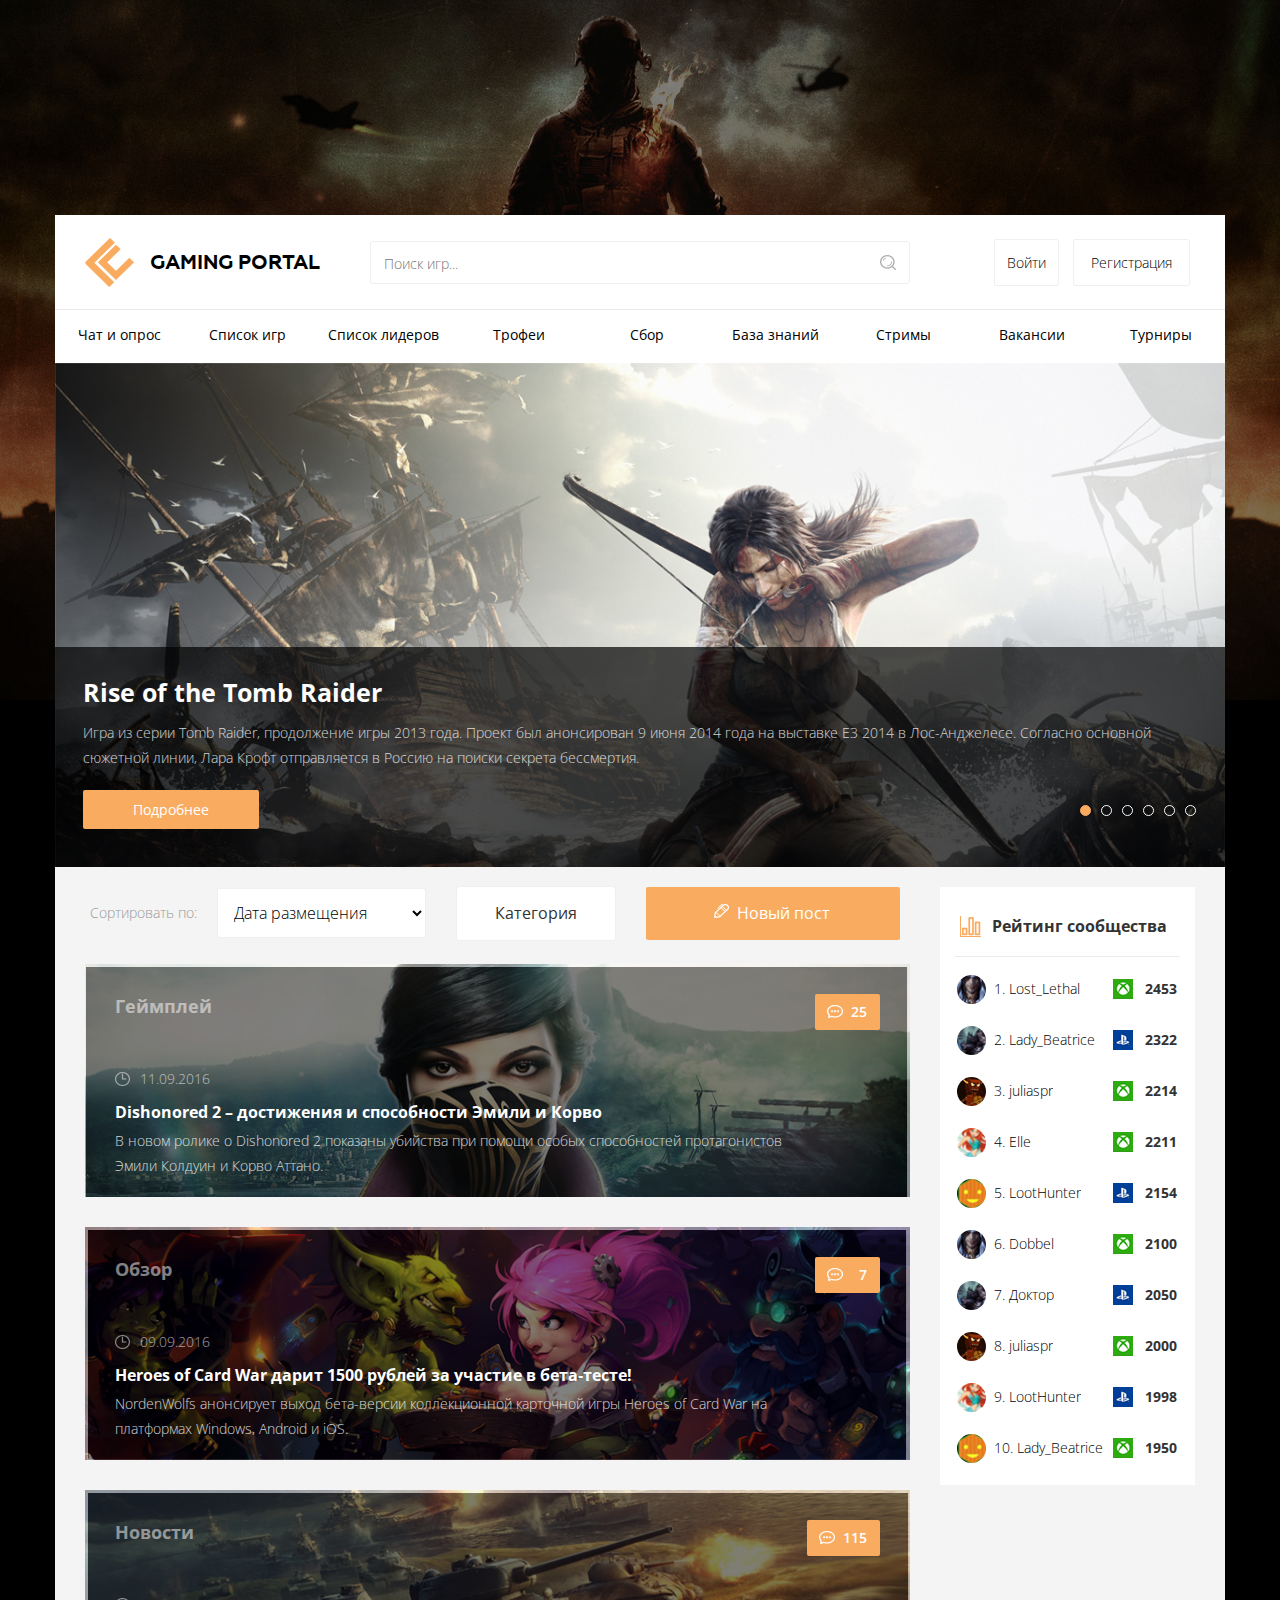
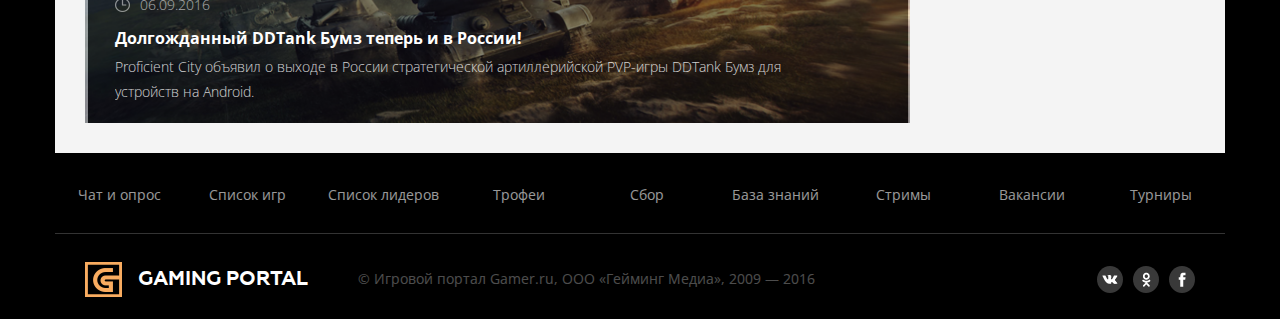
<file: index.html>
<!DOCTYPE html>
<html lang="en">
  <head>
    <meta content="text/html; charset=utf-8" http-equiv="Content-Type">
    <meta http-equiv="X-UA-Compatible" content="IE=edge,chrome=1">
    <meta name="viewport" content="width=device-width, initial-scale=1, minimum-scale=1, maximum-scale=1">
    <title>GamePortal2016</title>
    <link rel="stylesheet" href="https://fonts.googleapis.com/css?family=Open+Sans:300,300i,400,400i,600,600i,700,700i,800,800i&amp;amp;subset=cyrillic">
    <link rel="stylesheet" href="./assets/css/normalize.css">
    <link rel="stylesheet" href="./assets/css/bootstrap.css">
    <link rel="stylesheet" href="./assets/css/style.css">
    <script src="./assets/libs/jquery-3.1.1.min.js"></script>
    <script src="./assets/libs/bootstrap.min.js"></script>
    <script src="./assets/js/main.min.js"></script>
    
    
  </head>
  <body>
    
    
    <div class="wrapper">
      <div class="wrapper__content">
        <header class="header">
          <div class="container">
            <div class="layout">
              <a href="#0" class="block block__header header__logo">
                <image class="header__logo-img" src="./assets/img/header__logo.png" alt="logo"></image>
                <h2 class="header__logo-title">Gaming Portal</h2>
              </a>
              <div class="block block__header header__searchform">
                <input class="input input__search" type="text" name="search-games" placeholder="Поиск игр...">
              </div>
              <div class="block block__header header__login">
                <div class="header__login-img"></div><a class="header__login-log" href="#">Войти</a><a class="header__login-reg" href="#">Регистрация</a>
              </div>
            </div>
          </div>
        </header>
        <ul class="t-menu">
          <li class="t-menu__item"><a class="t-menu__link" href="/">Чат и опрос</a></li>
          <li class="t-menu__item"><a class="t-menu__link" href="/">Список игр</a></li>
          <li class="t-menu__item"><a class="t-menu__link" href="/">Список лидеров</a></li>
          <li class="t-menu__item"><a class="t-menu__link" href="/">Трофеи</a></li>
          <li class="t-menu__item"><a class="t-menu__link" href="/">Сбор</a></li>
          <li class="t-menu__item"><a class="t-menu__link" href="/">База знаний</a></li>
          <li class="t-menu__item"><a class="t-menu__link" href="/">Стримы</a></li>
          <li class="t-menu__item"><a class="t-menu__link" href="/">Вакансии</a></li>
          <li class="t-menu__item"><a class="t-menu__link" href="/">Турниры</a></li>
        </ul>
        
<link rel="stylesheet" href="./assets/css/swiper.min.css"/>
<script src="./assets/libs/swiper.min.js"></script>
<div class="layout">
  <div class="slider__main swiper-container">
    <div class="swiper-wrapper">
      <div class="swiper-slide slider__main-item" style="background: url(./assets/img/main__slider-1.jpg) no-repeat">
        <div class="slider__main-transparency"></div>
        <div class="slider__main-content">
          <div class="container">
            <div class="block">
              <h1 class="slider__main-title">Rise of the Tomb Raider</h1>
              <p class="slider__main-desc">Игра из серии Tomb Raider, продолжение игры 2013 года. Проект был анонсирован 9 июня 2014 года на выставке E3 2014 в Лос-Анджелесе. Согласно основной сюжетной линии, Лара Крофт отправляется в Россию на поиски секрета бессмертия.</p><a class="slider__main-button" href="#">Подробнее</a>
            </div>
          </div>
        </div>
      </div>
      <div class="swiper-slide slider__main-item" style="background: url(./assets/img/main__slider-2.jpg) no-repeat">
        <div class="slider__main-transparency"></div>
        <div class="slider__main-content">
          <div class="container">
            <div class="block">
              <h1 class="slider__main-title">Dishonored 2</h1>
              <p class="slider__main-desc">В новом ролике о Dishonored 2 показаны убийства при помощи особых способностей протагонистов Эмили Колдуин и Корво Аттано. В нём продемонстрированы пособности Эмили: световая стена, домино, притяжение, двойник и транспозиция, лёгкая тень, рой трупных ос, а также способности Корво.</p><a class="slider__main-button" href="#">Подробнее</a>
            </div>
          </div>
        </div>
      </div>
      <div class="swiper-slide slider__main-item" style="background: url(./assets/img/main__slider-3.png) no-repeat">
        <div class="slider__main-transparency"></div>
        <div class="slider__main-content">
          <div class="container">
            <div class="block">
              <h1 class="slider__main-title">Rise of the Tomb Raider</h1>
              <p class="slider__main-desc">Игра из серии Tomb Raider, продолжение игры 2013 года. Проект был анонсирован 9 июня 2014 года на выставке E3 2014 в Лос-Анджелесе. Согласно основной сюжетной линии, Лара Крофт отправляется в Россию на поиски секрета бессмертия.</p><a class="slider__main-button" href="#">Подробнее</a>
            </div>
          </div>
        </div>
      </div>
      <div class="swiper-slide slider__main-item" style="background: url(./assets/img/main__slider-1.jpg) no-repeat">
        <div class="slider__main-transparency"></div>
        <div class="slider__main-content">
          <div class="container">
            <div class="block">
              <h1 class="slider__main-title">Rise of the Tomb Raider</h1>
              <p class="slider__main-desc">В новом ролике о Dishonored 2 показаны убийства при помощи особых способностей протагонистов Эмили Колдуин и Корво Аттано. В нём продемонстрированы пособности Эмили: световая стена, домино, притяжение, двойник и транспозиция, лёгкая тень, рой трупных ос, а также способности Корво.</p><a class="slider__main-button" href="#">Подробнее</a>
            </div>
          </div>
        </div>
      </div>
      <div class="swiper-slide slider__main-item" style="background: url(./assets/img/main__slider-2.jpg) no-repeat">
        <div class="slider__main-transparency"></div>
        <div class="slider__main-content">
          <div class="container">
            <div class="block">
              <h1 class="slider__main-title">Rise of the Tomb Raider</h1>
              <p class="slider__main-desc">Игра из серии Tomb Raider, продолжение игры 2013 года. Проект был анонсирован 9 июня 2014 года на выставке E3 2014 в Лос-Анджелесе. Согласно основной сюжетной линии, Лара Крофт отправляется в Россию на поиски секрета бессмертия.</p><a class="slider__main-button" href="#">Подробнее</a>
            </div>
          </div>
        </div>
      </div>
      <div class="swiper-slide slider__main-item" style="background: url(./assets/img/main__slider-3.png) no-repeat">
        <div class="slider__main-transparency"></div>
        <div class="slider__main-content">
          <div class="container">
            <div class="block">
              <h1 class="slider__main-title">Rise of the Tomb Raider</h1>
              <p class="slider__main-desc">В новом ролике о Dishonored 2 показаны убийства при помощи особых способностей протагонистов Эмили Колдуин и Корво Аттано. В нём продемонстрированы пособности Эмили: световая стена, домино, притяжение, двойник и транспозиция, лёгкая тень, рой трупных ос, а также способности Корво.</p><a class="slider__main-button" href="#">Подробнее</a>
            </div>
          </div>
        </div>
      </div>
    </div>
    <div class="swiper-pagination"></div>
  </div>
</div>
<script>
  $(function () {
    var sliderMain = new Swiper('.slider__main', {
      loop: true,
      pagination: '.swiper-pagination',
      paginationClickable: true,
      autoplay: 3500,
      effect: 'fade'
    })
  });
</script>
<div class="container container__main">
  <div class="layout">
    <section class="block games">
      <div class="layout">
        <div class="sort">
          <label class="sort__label" for="games__sort-date">Сортировать по:</label>
          <select class="sort__select input" id="games__sort-date">
            <option selected>Дата размещения</option>
            <option>Рейтингу</option>
            <option>Пользователю</option>
          </select><a class="sort__category">Категория</a><a class="sort__newpost" data-toggle="modal" data-target="#modal__post">Новый пост</a>
          <div class="tags">
            <ul class="tags__list">
              <li class="tags__item">Все</li>
              <li class="tags__item">Скриншоты</li>
              <li class="tags__item">Фан-арт</li>
              <li class="tags__item">Геймплей</li>
              <li class="tags__item">Фан-видео</li>
              <li class="tags__item">Обзор</li>
              <li class="tags__item">Пресс-релизы</li>
              <li class="tags__item">Анонсы</li>
              <li class="tags__item">Выбор разработчиков</li>
            </ul>
          </div>
        </div>
        <div class="post modal fade" id="modal__post" tabindex="-1" role="dialog" aria-labelledby="modal__post-title">
          <div class="modal-dialog" role="document">
            <div class="modal-content">
              <div class="modal-body post__body">
                <div class="block">
                  <div class="layout"><a class="close modal__close" data-dismiss="modal" aria-label="Close"></a>
                    <h4 class="modal-title" id="modal__post-title">Добавить новый пост</h4>
                  </div>
                  <div class="layout">
                    <input class="input post__input post__input-name" type="text" name="name" placeholder="Название"/>
                  </div>
                  <div class="layout">
                    <select class="input post__select">
                      <option selected="selected" disabled="disabled" hidden="hidden">Выберете категорию</option>
                    </select>
                  </div>
                  <div class="layout"><a class="post__menu-bold"></a><a class="post__menu-italic"></a><a class="post__menu-regular"></a><a class="post__menu-text"></a>
                    <textarea class="input post__textarea" placeholder="Текст вашего поста..." rows="4"></textarea>
                  </div>
                  <div class="layout"><a class="post__add post__add-img">Добавить изображение</a><a class="post__add post__add-video">Добавить видео</a></div>
                  <div class="layout">
                    <label class="post__tags-title" for="post__tag">Теги:</label><br/>
                    <input class="input post__input post__input-share" id="post__tag" type="text" name="tag" placeholder="Новый тег"/><a class="post__share">Добавить</a>
                    <div class="tags">
                      <ul class="tags__list">
                        <li class="tags__item">Все</li>
                        <li class="tags__item">Скриншоты</li>
                        <li class="tags__item">Фан-арт</li>
                        <li class="tags__item">Геймплей</li>
                        <li class="tags__item">Фан-видео</li>
                        <li class="tags__item">Обзор</li>
                        <li class="tags__item">Пресс-релизы</li>
                        <li class="tags__item">Анонсы</li>
                        <li class="tags__item">Выбор разработчиков</li>
                      </ul>
                    </div>
                  </div>
                  <div class="layout">
                    <input class="input post__checkbox" id="post__agree" type="checkbox" name="agree" checked="checked"/>
                    <label class="post__label" for="post__agree">Я согласен<span>&nbsp;с условиями и положениями</span></label>
                  </div>
                  <div class="layout"><a class="post__publish">Опубликовать</a></div>
                </div>
              </div>
            </div>
          </div>
        </div>
      </div>
      <div class="layout">
        <article>
          <div class="games__item" style="background: url(./assets/img/game__item-1.png) no-repeat center 0">
            <div class="block"><a class="games__review">25</a>
              <div class="games__transparency">
                <div>Подробнее</div>
              </div>
            </div>
            <div class="block games__container">
              <div class="block">
                <h3 class="games__title-gameplay">Геймплей</h3>
                <div class="games__date"><span>11.09.2016</span></div>
                <h4 class="games__title">Dishonored 2 – достижения и способности Эмили и Корво</h4>
                <p class="games__desc">В новом ролике о Dishonored 2 показаны убийства при помощи особых способностей протагонистов Эмили Колдуин и Корво Аттано.</p>
              </div>
            </div>
            <div class="games__content">
              <div class="block">
                <div class="block games__header">
                  <div class="layout">
                    <div class="games__header-logo" style="background: url(./assets/img/rating__logo-1.jpg) no-repeat center"></div>
                    <div class="games__header-name">1. Lost_Lethal</div>
                    <div class="games__header-fork"></div>
                    <div class="games__header-like"></div>
                    <div class="games__header-complain"></div>
                    <div class="games__header-sup">155</div>
                    <div class="games__header-arrows">
                      <div class="games__header-arrows-top"></div>
                      <div class="games__header-arrows-bot"></div>
                    </div>
                  </div>
                </div>
                <div class="block games__body">
                  <div class="layout">
                    <p class="games__text">В новом ролике о Dishonored 2 показаны убийства при помощи особых способностей протагонистов Эмили Колдуин и Корво Аттано. В нём продемонстрированы пособности Эмили: световая стена, домино, притяжение, двойник и транспозиция, лёгкая тень, рой трупных ос, а также способности Корво: изгиб времени и перенос с атакой. Оба персонажа активно пользуются пружинной миной, которая отлично раскидывает врагов.<br><br>Как видите, в ролике сделан упор на зрелищность, и приёмы тихого устранения противников вновь остались за кадром.<br><br>Ну, а для любителей выполнять достижения будет полезен их полный список (нажмите картинку для увеличения), в списке есть и сюжетные достижения, если хотите оставить место сюрпризам, не читайте.</p>
                  </div>
                </div>
                <div class="block games__footer">
                  <div class="layout">
                    <div class="games__footer-genres">
                      <ul class="games__footer-list">
                        <li>RPG</li>
                        <li>Action</li>
                        <li>Bethesda</li>
                        <li>Ubisoft</li>
                        <li>Dishonored</li>
                      </ul>
                    </div>
                  </div>
                  <div class="games__footer-slideup"><a class="games__slideup">Свернуть пост</a></div>
                </div>
              </div><a class="games__comment-link">Комментарии (24)</a>
              <div class="games__comment">
                <div class="block">
                  <div class="layout">
                    <div class="games__comment-title">Оставить свой комментарий</div>
                    <div class="games__comment-logo" style="background: url(./assets/img/user__logo.jpg) no-repeat center"></div>
                    <div class="games__comment-container">
                      <textarea class="input games__comment-textarea" placeholder="Ваш комментарий..." rows="4"></textarea><a class="games__comment-answer games__comment-add">Отправить</a>
                    </div>
                  </div>
                  <div class="layout">
                    <div class="games__comment-logo" style="background: url(./assets/img/comment__logo-1.jpg) no-repeat center"></div>
                    <div class="games__comment-container"><span class="games__comment-name">Lost Lethal</span><span class="games__comment-date">11.09.2016</span>
                      <p class="games__comment-text">Таким образом реализация намеченных плановых заданий позволяет оценить значение системы обучения кадров, соответствует насущным потребностям.</p><a class="games__comment-answer">Ответить</a><a class="games__comment-complain">Пожаловаться</a>
                      <div class="layout">
                        <div class="games__comment-logo" style="background: url(./assets/img/comment__logo-2.jpg) no-repeat center"></div>
                        <div class="games__comment-container"><span class="games__comment-name">Elle</span><span class="games__comment-date">14.09.2016</span>
                          <p class="games__comment-text">Таким образом новая модель организационной деятельности позволяет оценить значение системы обучения кадров.</p><a class="games__comment-answer">Ответить</a><a class="games__comment-complain">Пожаловаться</a>
                        </div>
                      </div>
                    </div>
                  </div>
                  <div class="layout">
                    <div class="games__comment-logo" style="background: url(./assets/img/comment__logo-3.jpg) no-repeat center"></div>
                    <div class="games__comment-container"><span class="games__comment-name">Loot Hunter</span><span class="games__comment-date">06.09.2016</span>
                      <p class="games__comment-text">Таким образом реализация намеченных плановых заданий позволяет оценить значение системы обучения кадров, соответствует насущным потребностям.</p><a class="games__comment-answer">Ответить</a><a class="games__comment-complain">Пожаловаться</a>
                    </div>
                  </div>
                  <div class="layout">
                    <div class="games__comment-logo" style="background: url(./assets/img/comment__logo-4.jpg) no-repeat center"></div>
                    <div class="games__comment-container"><span class="games__comment-name">vladforn</span><span class="games__comment-date">05.09.2016</span>
                      <p class="games__comment-text">Таким образом реализация намеченных плановых заданий позволяет оценить значение системы обучения кадров, соответствует насущным потребностям.</p><a class="games__comment-answer">Ответить</a><a class="games__comment-complain">Пожаловаться</a>
                      <div class="layout">
                        <div class="games__comment-logo" style="background: url(./assets/img/comment__logo-2.jpg) no-repeat center"></div>
                        <div class="games__comment-container"><span class="games__comment-name">Elle</span><span class="games__comment-date">14.09.2016</span>
                          <p class="games__comment-text">Таким образом новая модель организационной деятельности позволяет оценить значение системы обучения кадров.</p><a class="games__comment-answer">Ответить</a><a class="games__comment-complain">Пожаловаться</a>
                          <div class="layout">
                            <div class="games__comment-logo" style="background: url(./assets/img/comment__logo-2.jpg) no-repeat center"></div>
                            <div class="games__comment-container"><span class="games__comment-name">Elle</span><span class="games__comment-date">14.09.2016</span>
                              <p class="games__comment-text">Таким образом новая модель организационной деятельности позволяет оценить значение системы обучения кадров.</p><a class="games__comment-answer">Ответить</a><a class="games__comment-complain">Пожаловаться</a>
                              <div class="layout">
                                <div class="games__comment-logo" style="background: url(./assets/img/comment__logo-2.jpg) no-repeat center"></div>
                                <div class="games__comment-container"><span class="games__comment-name">Elle</span><span class="games__comment-date">14.09.2016</span>
                                  <p class="games__comment-text">Таким образом новая модель организационной деятельности позволяет оценить значение системы обучения кадров.</p><a class="games__comment-answer">Ответить</a><a class="games__comment-complain">Пожаловаться</a>
                                </div>
                              </div>
                            </div>
                          </div>
                        </div>
                      </div>
                    </div>
                  </div>
                  <div class="layout">
                    <div class="games__comment-logo" style="background: url(./assets/img/comment__logo-5.jpg) no-repeat center"></div>
                    <div class="games__comment-container"><span class="games__comment-name">Textoplet</span><span class="games__comment-date">01.09.2016</span>
                      <p class="games__comment-text">Таким образом реализация намеченных плановых заданий позволяет оценить значение системы обучения кадров, соответствует насущным потребностям.</p><a class="games__comment-answer">Ответить</a><a class="games__comment-complain">Пожаловаться</a>
                    </div>
                  </div>
                </div><a class="games__comment-link games__comment-link-slideup">Свернуть</a>
              </div>
            </div>
          </div>
        </article>
        <article>
          <div class="games__item" style="background: url(./assets/img/game__item-2.png) no-repeat center 0">
            <div class="block"><a class="games__review">7</a>
              <div class="games__transparency">
                <div>Подробнее</div>
              </div>
            </div>
            <div class="block games__container">
              <div class="block">
                <h3 class="games__title-gameplay">Обзор</h3>
                <div class="games__date"><span>09.09.2016</span></div>
                <h4 class="games__title">Heroes of Card War дарит 1500 рублей за участие в бета-тесте!</h4>
                <p class="games__desc">NordenWolfs анонсирует выход бета-версии коллекционной карточной игры Heroes of Card War на платформах Windows, Android и iOS.</p>
              </div>
            </div>
            <div class="games__content">
              <div class="block">
                <div class="block games__header">
                  <div class="layout">
                    <div class="games__header-logo" style="background: url(./assets/img/rating__logo-1.jpg) no-repeat center"></div>
                    <div class="games__header-name">1. Lost_Lethal</div>
                    <div class="games__header-fork"></div>
                    <div class="games__header-like"></div>
                    <div class="games__header-complain"></div>
                    <div class="games__header-sup">155</div>
                    <div class="games__header-arrows">
                      <div class="games__header-arrows-top"></div>
                      <div class="games__header-arrows-bot"></div>
                    </div>
                  </div>
                </div>
                <div class="block games__body">
                  <div class="layout">
                    <p class="games__text">В новом ролике о Dishonored 2 показаны убийства при помощи особых способностей протагонистов Эмили Колдуин и Корво Аттано. В нём продемонстрированы пособности Эмили: световая стена, домино, притяжение, двойник и транспозиция, лёгкая тень, рой трупных ос, а также способности Корво: изгиб времени и перенос с атакой. Оба персонажа активно пользуются пружинной миной, которая отлично раскидывает врагов.<br><br>Как видите, в ролике сделан упор на зрелищность, и приёмы тихого устранения противников вновь остались за кадром.<br><br>Ну, а для любителей выполнять достижения будет полезен их полный список (нажмите картинку для увеличения), в списке есть и сюжетные достижения, если хотите оставить место сюрпризам, не читайте.</p>
                  </div>
                </div>
                <div class="block games__footer">
                  <div class="layout">
                    <div class="games__footer-genres">
                      <ul class="games__footer-list">
                        <li>RPG</li>
                        <li>Action</li>
                        <li>Bethesda</li>
                        <li>Ubisoft</li>
                        <li>Dishonored</li>
                      </ul>
                    </div>
                  </div>
                  <div class="games__footer-slideup"><a class="games__slideup">Свернуть пост</a></div>
                </div>
              </div><a class="games__comment-link">Комментарии (24)</a>
              <div class="games__comment">
                <div class="block">
                  <div class="layout">
                    <div class="games__comment-title">Оставить свой комментарий</div>
                    <div class="games__comment-logo" style="background: url(./assets/img/user__logo.jpg) no-repeat center"></div>
                    <div class="games__comment-container">
                      <textarea class="input games__comment-textarea" placeholder="Ваш комментарий..." rows="4"></textarea><a class="games__comment-answer games__comment-add">Отправить</a>
                    </div>
                  </div>
                  <div class="layout">
                    <div class="games__comment-logo" style="background: url(./assets/img/comment__logo-1.jpg) no-repeat center"></div>
                    <div class="games__comment-container"><span class="games__comment-name">Lost Lethal</span><span class="games__comment-date">11.09.2016</span>
                      <p class="games__comment-text">Таким образом реализация намеченных плановых заданий позволяет оценить значение системы обучения кадров, соответствует насущным потребностям.</p><a class="games__comment-answer">Ответить</a><a class="games__comment-complain">Пожаловаться</a>
                      <div class="layout">
                        <div class="games__comment-logo" style="background: url(./assets/img/comment__logo-2.jpg) no-repeat center"></div>
                        <div class="games__comment-container"><span class="games__comment-name">Elle</span><span class="games__comment-date">14.09.2016</span>
                          <p class="games__comment-text">Таким образом новая модель организационной деятельности позволяет оценить значение системы обучения кадров.</p><a class="games__comment-answer">Ответить</a><a class="games__comment-complain">Пожаловаться</a>
                        </div>
                      </div>
                    </div>
                  </div>
                  <div class="layout">
                    <div class="games__comment-logo" style="background: url(./assets/img/comment__logo-3.jpg) no-repeat center"></div>
                    <div class="games__comment-container"><span class="games__comment-name">Loot Hunter</span><span class="games__comment-date">06.09.2016</span>
                      <p class="games__comment-text">Таким образом реализация намеченных плановых заданий позволяет оценить значение системы обучения кадров, соответствует насущным потребностям.</p><a class="games__comment-answer">Ответить</a><a class="games__comment-complain">Пожаловаться</a>
                    </div>
                  </div>
                  <div class="layout">
                    <div class="games__comment-logo" style="background: url(./assets/img/comment__logo-4.jpg) no-repeat center"></div>
                    <div class="games__comment-container"><span class="games__comment-name">vladforn</span><span class="games__comment-date">05.09.2016</span>
                      <p class="games__comment-text">Таким образом реализация намеченных плановых заданий позволяет оценить значение системы обучения кадров, соответствует насущным потребностям.</p><a class="games__comment-answer">Ответить</a><a class="games__comment-complain">Пожаловаться</a>
                      <div class="layout">
                        <div class="games__comment-logo" style="background: url(./assets/img/comment__logo-2.jpg) no-repeat center"></div>
                        <div class="games__comment-container"><span class="games__comment-name">Elle</span><span class="games__comment-date">14.09.2016</span>
                          <p class="games__comment-text">Таким образом новая модель организационной деятельности позволяет оценить значение системы обучения кадров.</p><a class="games__comment-answer">Ответить</a><a class="games__comment-complain">Пожаловаться</a>
                          <div class="layout">
                            <div class="games__comment-logo" style="background: url(./assets/img/comment__logo-2.jpg) no-repeat center"></div>
                            <div class="games__comment-container"><span class="games__comment-name">Elle</span><span class="games__comment-date">14.09.2016</span>
                              <p class="games__comment-text">Таким образом новая модель организационной деятельности позволяет оценить значение системы обучения кадров.</p><a class="games__comment-answer">Ответить</a><a class="games__comment-complain">Пожаловаться</a>
                              <div class="layout">
                                <div class="games__comment-logo" style="background: url(./assets/img/comment__logo-2.jpg) no-repeat center"></div>
                                <div class="games__comment-container"><span class="games__comment-name">Elle</span><span class="games__comment-date">14.09.2016</span>
                                  <p class="games__comment-text">Таким образом новая модель организационной деятельности позволяет оценить значение системы обучения кадров.</p><a class="games__comment-answer">Ответить</a><a class="games__comment-complain">Пожаловаться</a>
                                </div>
                              </div>
                            </div>
                          </div>
                        </div>
                      </div>
                    </div>
                  </div>
                  <div class="layout">
                    <div class="games__comment-logo" style="background: url(./assets/img/comment__logo-5.jpg) no-repeat center"></div>
                    <div class="games__comment-container"><span class="games__comment-name">Textoplet</span><span class="games__comment-date">01.09.2016</span>
                      <p class="games__comment-text">Таким образом реализация намеченных плановых заданий позволяет оценить значение системы обучения кадров, соответствует насущным потребностям.</p><a class="games__comment-answer">Ответить</a><a class="games__comment-complain">Пожаловаться</a>
                    </div>
                  </div>
                </div><a class="games__comment-link games__comment-link-slideup">Свернуть</a>
              </div>
            </div>
          </div>
        </article>
        <article>
          <div class="games__item" style="background: url(./assets/img/game__item-3.png) no-repeat center 0">
            <div class="block"><a class="games__review">115</a>
              <div class="games__transparency">
                <div>Подробнее</div>
              </div>
            </div>
            <div class="block games__container">
              <div class="block">
                <h3 class="games__title-gameplay">Новости</h3>
                <div class="games__date"><span>06.09.2016</span></div>
                <h4 class="games__title">Долгожданный DDTank Бумз теперь и в России!</h4>
                <p class="games__desc">Proficient City объявил о выходе в России стратегической артиллерийской PVP-игры DDTank Бумз для устройств на Android.</p>
              </div>
            </div>
            <div class="games__content">
              <div class="block">
                <div class="block games__header">
                  <div class="layout">
                    <div class="games__header-logo" style="background: url(./assets/img/rating__logo-1.jpg) no-repeat center"></div>
                    <div class="games__header-name">1. Lost_Lethal</div>
                    <div class="games__header-fork"></div>
                    <div class="games__header-like"></div>
                    <div class="games__header-complain"></div>
                    <div class="games__header-sup">155</div>
                    <div class="games__header-arrows">
                      <div class="games__header-arrows-top"></div>
                      <div class="games__header-arrows-bot"></div>
                    </div>
                  </div>
                </div>
                <div class="block games__body">
                  <div class="layout">
                    <p class="games__text">В новом ролике о Dishonored 2 показаны убийства при помощи особых способностей протагонистов Эмили Колдуин и Корво Аттано. В нём продемонстрированы пособности Эмили: световая стена, домино, притяжение, двойник и транспозиция, лёгкая тень, рой трупных ос, а также способности Корво: изгиб времени и перенос с атакой. Оба персонажа активно пользуются пружинной миной, которая отлично раскидывает врагов.<br><br>Как видите, в ролике сделан упор на зрелищность, и приёмы тихого устранения противников вновь остались за кадром.<br><br>Ну, а для любителей выполнять достижения будет полезен их полный список (нажмите картинку для увеличения), в списке есть и сюжетные достижения, если хотите оставить место сюрпризам, не читайте.</p>
                  </div>
                </div>
                <div class="block games__footer">
                  <div class="layout">
                    <div class="games__footer-genres">
                      <ul class="games__footer-list">
                        <li>RPG</li>
                        <li>Action</li>
                        <li>Bethesda</li>
                        <li>Ubisoft</li>
                        <li>Dishonored</li>
                      </ul>
                    </div>
                  </div>
                  <div class="games__footer-slideup"><a class="games__slideup">Свернуть пост</a></div>
                </div>
              </div><a class="games__comment-link">Комментарии (24)</a>
              <div class="games__comment">
                <div class="block">
                  <div class="layout">
                    <div class="games__comment-title">Оставить свой комментарий</div>
                    <div class="games__comment-logo" style="background: url(./assets/img/user__logo.jpg) no-repeat center"></div>
                    <div class="games__comment-container">
                      <textarea class="input games__comment-textarea" placeholder="Ваш комментарий..." rows="4"></textarea><a class="games__comment-answer games__comment-add">Отправить</a>
                    </div>
                  </div>
                  <div class="layout">
                    <div class="games__comment-logo" style="background: url(./assets/img/comment__logo-1.jpg) no-repeat center"></div>
                    <div class="games__comment-container"><span class="games__comment-name">Lost Lethal</span><span class="games__comment-date">11.09.2016</span>
                      <p class="games__comment-text">Таким образом реализация намеченных плановых заданий позволяет оценить значение системы обучения кадров, соответствует насущным потребностям.</p><a class="games__comment-answer">Ответить</a><a class="games__comment-complain">Пожаловаться</a>
                      <div class="layout">
                        <div class="games__comment-logo" style="background: url(./assets/img/comment__logo-2.jpg) no-repeat center"></div>
                        <div class="games__comment-container"><span class="games__comment-name">Elle</span><span class="games__comment-date">14.09.2016</span>
                          <p class="games__comment-text">Таким образом новая модель организационной деятельности позволяет оценить значение системы обучения кадров.</p><a class="games__comment-answer">Ответить</a><a class="games__comment-complain">Пожаловаться</a>
                        </div>
                      </div>
                    </div>
                  </div>
                  <div class="layout">
                    <div class="games__comment-logo" style="background: url(./assets/img/comment__logo-3.jpg) no-repeat center"></div>
                    <div class="games__comment-container"><span class="games__comment-name">Loot Hunter</span><span class="games__comment-date">06.09.2016</span>
                      <p class="games__comment-text">Таким образом реализация намеченных плановых заданий позволяет оценить значение системы обучения кадров, соответствует насущным потребностям.</p><a class="games__comment-answer">Ответить</a><a class="games__comment-complain">Пожаловаться</a>
                    </div>
                  </div>
                  <div class="layout">
                    <div class="games__comment-logo" style="background: url(./assets/img/comment__logo-4.jpg) no-repeat center"></div>
                    <div class="games__comment-container"><span class="games__comment-name">vladforn</span><span class="games__comment-date">05.09.2016</span>
                      <p class="games__comment-text">Таким образом реализация намеченных плановых заданий позволяет оценить значение системы обучения кадров, соответствует насущным потребностям.</p><a class="games__comment-answer">Ответить</a><a class="games__comment-complain">Пожаловаться</a>
                      <div class="layout">
                        <div class="games__comment-logo" style="background: url(./assets/img/comment__logo-2.jpg) no-repeat center"></div>
                        <div class="games__comment-container"><span class="games__comment-name">Elle</span><span class="games__comment-date">14.09.2016</span>
                          <p class="games__comment-text">Таким образом новая модель организационной деятельности позволяет оценить значение системы обучения кадров.</p><a class="games__comment-answer">Ответить</a><a class="games__comment-complain">Пожаловаться</a>
                          <div class="layout">
                            <div class="games__comment-logo" style="background: url(./assets/img/comment__logo-2.jpg) no-repeat center"></div>
                            <div class="games__comment-container"><span class="games__comment-name">Elle</span><span class="games__comment-date">14.09.2016</span>
                              <p class="games__comment-text">Таким образом новая модель организационной деятельности позволяет оценить значение системы обучения кадров.</p><a class="games__comment-answer">Ответить</a><a class="games__comment-complain">Пожаловаться</a>
                              <div class="layout">
                                <div class="games__comment-logo" style="background: url(./assets/img/comment__logo-2.jpg) no-repeat center"></div>
                                <div class="games__comment-container"><span class="games__comment-name">Elle</span><span class="games__comment-date">14.09.2016</span>
                                  <p class="games__comment-text">Таким образом новая модель организационной деятельности позволяет оценить значение системы обучения кадров.</p><a class="games__comment-answer">Ответить</a><a class="games__comment-complain">Пожаловаться</a>
                                </div>
                              </div>
                            </div>
                          </div>
                        </div>
                      </div>
                    </div>
                  </div>
                  <div class="layout">
                    <div class="games__comment-logo" style="background: url(./assets/img/comment__logo-5.jpg) no-repeat center"></div>
                    <div class="games__comment-container"><span class="games__comment-name">Textoplet</span><span class="games__comment-date">01.09.2016</span>
                      <p class="games__comment-text">Таким образом реализация намеченных плановых заданий позволяет оценить значение системы обучения кадров, соответствует насущным потребностям.</p><a class="games__comment-answer">Ответить</a><a class="games__comment-complain">Пожаловаться</a>
                    </div>
                  </div>
                </div><a class="games__comment-link games__comment-link-slideup">Свернуть</a>
              </div>
            </div>
          </div>
        </article>
      </div>
    </section>
    <div class="block rating">
      <div class="rating__content">
        <div class="container">
          <div class="layout">
            <div class="rating__header">
              <h4 class="rating__title">Рейтинг сообщества</h4>
            </div>
          </div>
        </div>
        <div class="containers">
          <div class="layout">
            <ul class="rating__list">
              <li class="rating__item">
                <div class="rating__logo" style="background: url(./assets/img/rating__logo-1.jpg) no-repeat center"></div>
                <div class="rating__link-container"><a class="rating__link" href="#">1. Lost_Lethal</a></div>
                <div class="rating__score-logo" style="background: url(./assets/img/rating__score-1.jpg)"></div><span class="rating__score">2453</span>
              </li>
              <li class="rating__item">
                <div class="rating__logo" style="background: url(./assets/img/rating__logo-2.jpg) no-repeat center"></div>
                <div class="rating__link-container"><a class="rating__link" href="#">2. Lady_Beatrice</a></div>
                <div class="rating__score-logo" style="background: url(./assets/img/rating__score-2.jpg)"></div><span class="rating__score">2322</span>
              </li>
              <li class="rating__item">
                <div class="rating__logo" style="background: url(./assets/img/rating__logo-3.jpg) no-repeat center"></div>
                <div class="rating__link-container"><a class="rating__link" href="#">3. juliaspr</a></div>
                <div class="rating__score-logo" style="background: url(./assets/img/rating__score-1.jpg)"></div><span class="rating__score">2214</span>
              </li>
              <li class="rating__item">
                <div class="rating__logo" style="background: url(./assets/img/rating__logo-4.jpg) no-repeat center"></div>
                <div class="rating__link-container"><a class="rating__link" href="#">4. Elle</a></div>
                <div class="rating__score-logo" style="background: url(./assets/img/rating__score-1.jpg)"></div><span class="rating__score">2211</span>
              </li>
              <li class="rating__item">
                <div class="rating__logo" style="background: url(./assets/img/rating__logo-5.jpg) no-repeat center"></div>
                <div class="rating__link-container"><a class="rating__link" href="#">5. LootHunter</a></div>
                <div class="rating__score-logo" style="background: url(./assets/img/rating__score-2.jpg)"></div><span class="rating__score">2154</span>
              </li>
              <li class="rating__item">
                <div class="rating__logo" style="background: url(./assets/img/rating__logo-1.jpg) no-repeat center"></div>
                <div class="rating__link-container"><a class="rating__link" href="#">6. Dobbel</a></div>
                <div class="rating__score-logo" style="background: url(./assets/img/rating__score-1.jpg)"></div><span class="rating__score">2100</span>
              </li>
              <li class="rating__item">
                <div class="rating__logo" style="background: url(./assets/img/rating__logo-2.jpg) no-repeat center"></div>
                <div class="rating__link-container"><a class="rating__link" href="#">7. Доктор</a></div>
                <div class="rating__score-logo" style="background: url(./assets/img/rating__score-2.jpg)"></div><span class="rating__score">2050</span>
              </li>
              <li class="rating__item">
                <div class="rating__logo" style="background: url(./assets/img/rating__logo-3.jpg) no-repeat center"></div>
                <div class="rating__link-container"><a class="rating__link" href="#">8. juliaspr</a></div>
                <div class="rating__score-logo" style="background: url(./assets/img/rating__score-1.jpg)"></div><span class="rating__score">2000</span>
              </li>
              <li class="rating__item">
                <div class="rating__logo" style="background: url(./assets/img/rating__logo-4.jpg) no-repeat center"></div>
                <div class="rating__link-container"><a class="rating__link" href="#">9. LootHunter</a></div>
                <div class="rating__score-logo" style="background: url(./assets/img/rating__score-2.jpg)"></div><span class="rating__score">1998</span>
              </li>
              <li class="rating__item">
                <div class="rating__logo" style="background: url(./assets/img/rating__logo-5.jpg) no-repeat center"></div>
                <div class="rating__link-container"><a class="rating__link" href="#">10. Lady_Beatrice</a></div>
                <div class="rating__score-logo" style="background: url(./assets/img/rating__score-1.jpg)"></div><span class="rating__score">1950</span>
              </li>
            </ul>
          </div>
        </div>
      </div>
    </div>
  </div>
</div>
      </div>
      <ul class="b-menu">
        <li class="b-menu__item"><a class="b-menu__link" href="/">Чат и опрос</a></li>
        <li class="b-menu__item"><a class="b-menu__link" href="/">Список игр</a></li>
        <li class="b-menu__item"><a class="b-menu__link" href="/">Список лидеров</a></li>
        <li class="b-menu__item"><a class="b-menu__link" href="/">Трофеи</a></li>
        <li class="b-menu__item"><a class="b-menu__link" href="/">Сбор</a></li>
        <li class="b-menu__item"><a class="b-menu__link" href="/">База знаний</a></li>
        <li class="b-menu__item"><a class="b-menu__link" href="/">Стримы</a></li>
        <li class="b-menu__item"><a class="b-menu__link" href="/">Вакансии</a></li>
        <li class="b-menu__item"><a class="b-menu__link" href="/">Турниры</a></li>
      </ul>
      <footer class="footer">
        <div class="container">
          <div class="layout">
            <a href="#0" class="block block__footer footer__logo">
              <image class="footer__logo-img" src="./assets/img/footer__logo.png" alt="logo"></image>
              <h2 class="footer__logo-title">Gaming Portal</h2>
            </a>
            <div class="block block__footer footer__copyright"><span class="footer__copyright-text">&copy; Игровой портал Gamer.ru, ООО «Гейминг Медиа», 2009 — 2016</span></div>
            <div class="block block__footer footer__social"><a class="footer__social-link footer__social-fb" href="#0" target="_blank"></a><a class="footer__social-link footer__social-ok" href="#0" target="_blank"></a><a class="footer__social-link footer__social-vk" href="#0" target="_blank"></a></div>
          </div>
        </div>
      </footer>
    </div>
  </body>
</html>
</file>
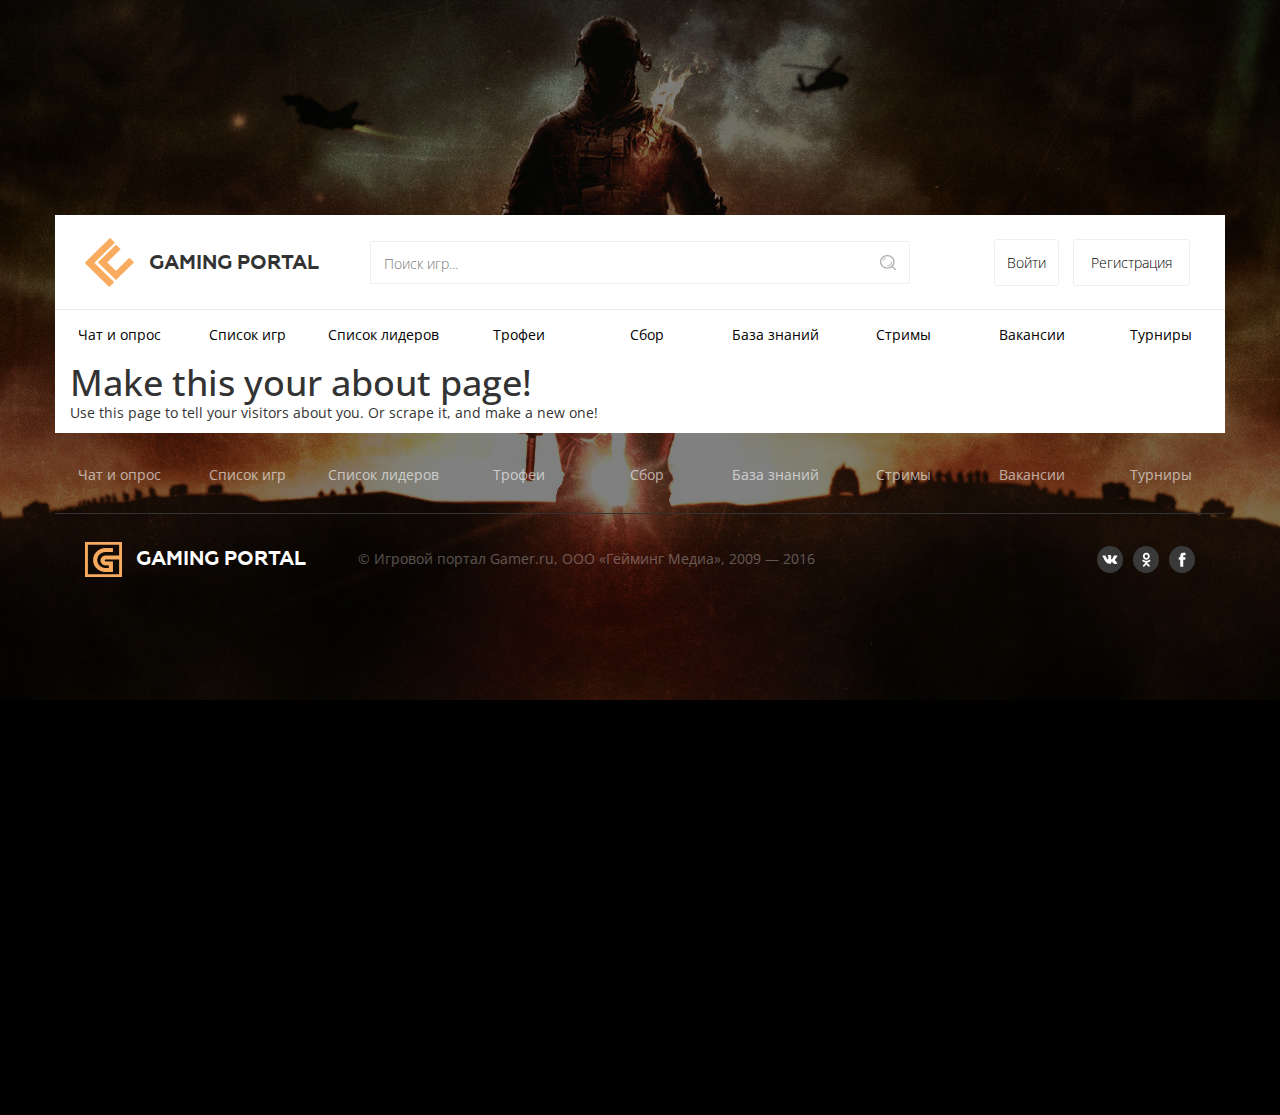
<file: about.html>
<!DOCTYPE html>
<html lang="en">
  <head>
    <meta content="text/html; charset=utf-8" http-equiv="Content-Type">
    <meta http-equiv="X-UA-Compatible" content="IE=edge,chrome=1">
    <meta name="viewport" content="width=device-width, initial-scale=1, minimum-scale=1, maximum-scale=1">
    <title>GamePortal2016</title>
    <link rel="stylesheet" href="https://fonts.googleapis.com/css?family=Open+Sans:300,300i,400,400i,600,600i,700,700i,800,800i&amp;amp;subset=cyrillic">
    <link rel="stylesheet" href="/static/css/normalize.css">
    <link rel="stylesheet" href="/static/css/bootstrap.css">
    <link rel="stylesheet" href="/static/css/style.css">
    <script src="/static/libs/jquery-3.1.1.min.js"></script>
    <script src="/static/libs/bootstrap.min.js"></script>
    <script src="/static/js/main.min.js"></script>
    
    
  </head>
  <body>
    
    
    <div class="wrapper">
      <div class="wrapper__content">
        <header class="header">
          <div class="container">
            <div class="layout">
              <div class="block block__header header__logo">
                <image class="header__logo-img" src="/static/img/header__logo.png" alt="logo"></image>
                <h2 class="header__logo-title">Gaming Portal</h2>
              </div>
              <div class="block block__header header__searchform">
                <input class="input input__search" type="text" name="search-games" placeholder="Поиск игр...">
              </div>
              <div class="block block__header header__login">
                <div class="header__login-img"></div><a class="header__login-log" href="#">Войти</a><a class="header__login-reg" href="#">Регистрация</a>
              </div>
            </div>
          </div>
        </header>
        <ul class="t-menu">
          <li class="t-menu__item"><a class="t-menu__link" href="/">Чат и опрос</a></li>
          <li class="t-menu__item"><a class="t-menu__link" href="/">Список игр</a></li>
          <li class="t-menu__item"><a class="t-menu__link" href="/">Список лидеров</a></li>
          <li class="t-menu__item"><a class="t-menu__link" href="/">Трофеи</a></li>
          <li class="t-menu__item"><a class="t-menu__link" href="/">Сбор</a></li>
          <li class="t-menu__item"><a class="t-menu__link" href="/">База знаний</a></li>
          <li class="t-menu__item"><a class="t-menu__link" href="/">Стримы</a></li>
          <li class="t-menu__item"><a class="t-menu__link" href="/">Вакансии</a></li>
          <li class="t-menu__item"><a class="t-menu__link" href="/">Турниры</a></li>
        </ul>
        
<div class="jumbotron">
  <div class="container">
    <h1>Make this your about page!</h1>
    <p>Use this page to tell your visitors about you. Or scrape it, and make a new one!</p>
  </div>
</div>

      </div>
      <ul class="b-menu">
        <li class="b-menu__item"><a class="b-menu__link" href="/">Чат и опрос</a></li>
        <li class="b-menu__item"><a class="b-menu__link" href="/">Список игр</a></li>
        <li class="b-menu__item"><a class="b-menu__link" href="/">Список лидеров</a></li>
        <li class="b-menu__item"><a class="b-menu__link" href="/">Трофеи</a></li>
        <li class="b-menu__item"><a class="b-menu__link" href="/">Сбор</a></li>
        <li class="b-menu__item"><a class="b-menu__link" href="/">База знаний</a></li>
        <li class="b-menu__item"><a class="b-menu__link" href="/">Стримы</a></li>
        <li class="b-menu__item"><a class="b-menu__link" href="/">Вакансии</a></li>
        <li class="b-menu__item"><a class="b-menu__link" href="/">Турниры</a></li>
      </ul>
      <footer class="footer">
        <div class="container">
          <div class="layout">
            <div class="block block__footer footer__logo">
              <image class="footer__logo-img" src="/static/img/footer__logo.png" alt="logo"></image>
              <h2 class="footer__logo-title">Gaming Portal</h2>
            </div>
            <div class="block block__footer footer__copyright"><span class="footer__copyright-text">&copy; Игровой портал Gamer.ru, ООО «Гейминг Медиа», 2009 — 2016</span></div>
            <div class="block block__footer footer__social"><a class="footer__social-link footer__social-fb" href="#0" target="_blank"></a><a class="footer__social-link footer__social-ok" href="#0" target="_blank"></a><a class="footer__social-link footer__social-vk" href="#0" target="_blank"></a></div>
          </div>
        </div>
      </footer>
    </div>
  </body>
</html>
</file>
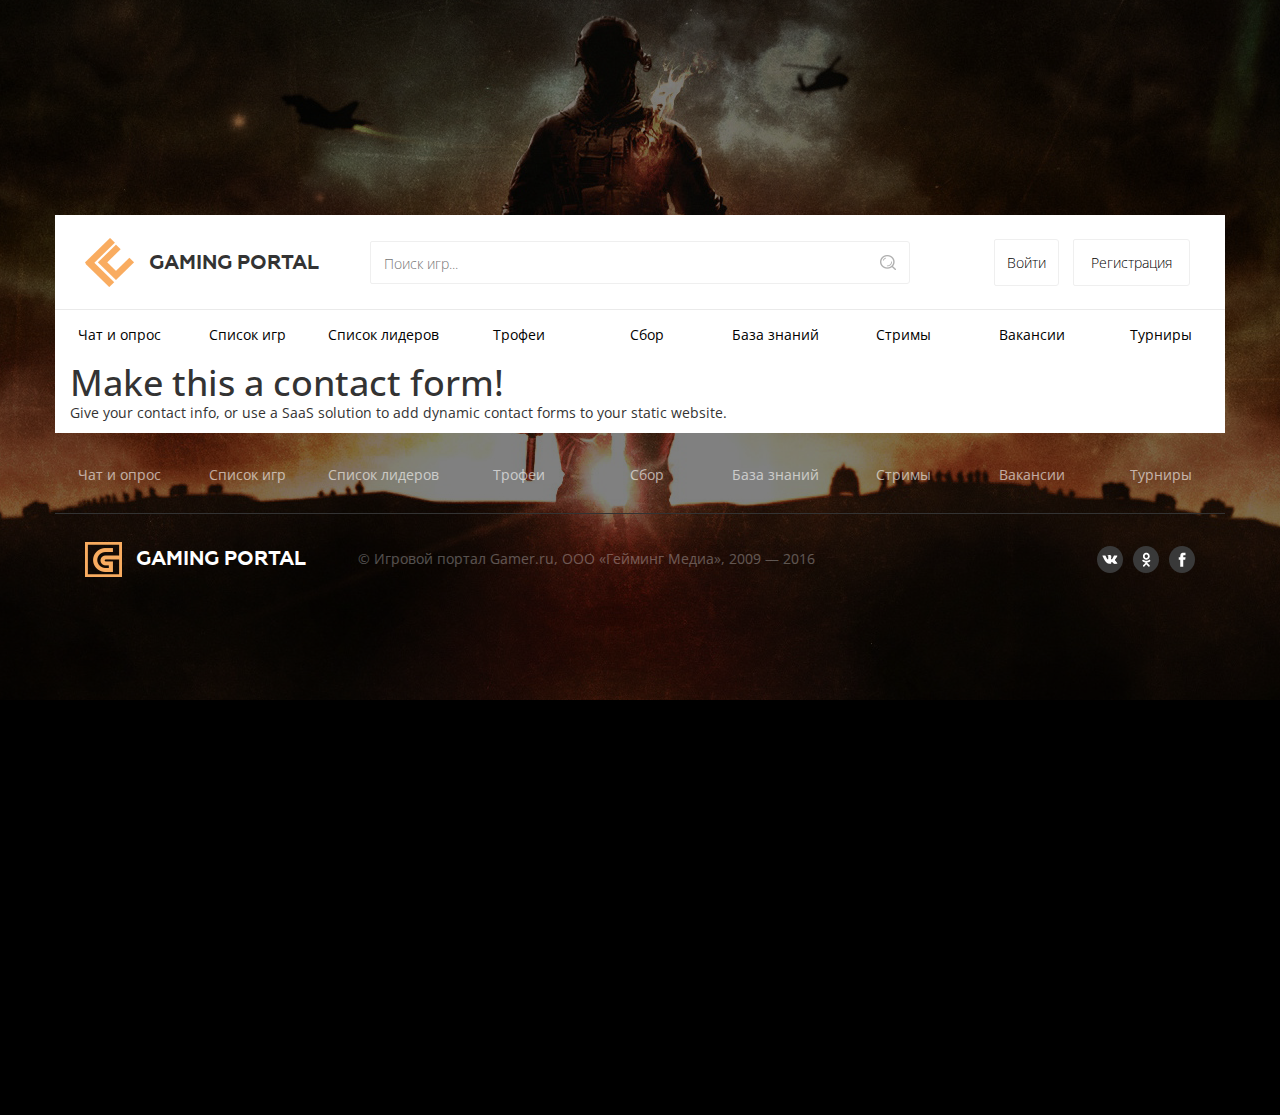
<file: contact.html>
<!DOCTYPE html>
<html lang="en">
  <head>
    <meta content="text/html; charset=utf-8" http-equiv="Content-Type">
    <meta http-equiv="X-UA-Compatible" content="IE=edge,chrome=1">
    <meta name="viewport" content="width=device-width, initial-scale=1, minimum-scale=1, maximum-scale=1">
    <title>GamePortal2016</title>
    <link rel="stylesheet" href="https://fonts.googleapis.com/css?family=Open+Sans:300,300i,400,400i,600,600i,700,700i,800,800i&amp;amp;subset=cyrillic">
    <link rel="stylesheet" href="/static/css/normalize.css">
    <link rel="stylesheet" href="/static/css/bootstrap.css">
    <link rel="stylesheet" href="/static/css/style.css">
    <script src="/static/libs/jquery-3.1.1.min.js"></script>
    <script src="/static/libs/bootstrap.min.js"></script>
    <script src="/static/js/main.min.js"></script>
    
    
  </head>
  <body>
    
    
    <div class="wrapper">
      <div class="wrapper__content">
        <header class="header">
          <div class="container">
            <div class="layout">
              <div class="block block__header header__logo">
                <image class="header__logo-img" src="/static/img/header__logo.png" alt="logo"></image>
                <h2 class="header__logo-title">Gaming Portal</h2>
              </div>
              <div class="block block__header header__searchform">
                <input class="input input__search" type="text" name="search-games" placeholder="Поиск игр...">
              </div>
              <div class="block block__header header__login">
                <div class="header__login-img"></div><a class="header__login-log" href="#">Войти</a><a class="header__login-reg" href="#">Регистрация</a>
              </div>
            </div>
          </div>
        </header>
        <ul class="t-menu">
          <li class="t-menu__item"><a class="t-menu__link" href="/">Чат и опрос</a></li>
          <li class="t-menu__item"><a class="t-menu__link" href="/">Список игр</a></li>
          <li class="t-menu__item"><a class="t-menu__link" href="/">Список лидеров</a></li>
          <li class="t-menu__item"><a class="t-menu__link" href="/">Трофеи</a></li>
          <li class="t-menu__item"><a class="t-menu__link" href="/">Сбор</a></li>
          <li class="t-menu__item"><a class="t-menu__link" href="/">База знаний</a></li>
          <li class="t-menu__item"><a class="t-menu__link" href="/">Стримы</a></li>
          <li class="t-menu__item"><a class="t-menu__link" href="/">Вакансии</a></li>
          <li class="t-menu__item"><a class="t-menu__link" href="/">Турниры</a></li>
        </ul>
        
<div class="jumbotron">
  <div class="container">
    <h1>Make this a contact form!</h1>
    <p>Give your contact info, or use a SaaS solution to add dynamic contact forms to your static website.</p>
  </div>
</div>

      </div>
      <ul class="b-menu">
        <li class="b-menu__item"><a class="b-menu__link" href="/">Чат и опрос</a></li>
        <li class="b-menu__item"><a class="b-menu__link" href="/">Список игр</a></li>
        <li class="b-menu__item"><a class="b-menu__link" href="/">Список лидеров</a></li>
        <li class="b-menu__item"><a class="b-menu__link" href="/">Трофеи</a></li>
        <li class="b-menu__item"><a class="b-menu__link" href="/">Сбор</a></li>
        <li class="b-menu__item"><a class="b-menu__link" href="/">База знаний</a></li>
        <li class="b-menu__item"><a class="b-menu__link" href="/">Стримы</a></li>
        <li class="b-menu__item"><a class="b-menu__link" href="/">Вакансии</a></li>
        <li class="b-menu__item"><a class="b-menu__link" href="/">Турниры</a></li>
      </ul>
      <footer class="footer">
        <div class="container">
          <div class="layout">
            <div class="block block__footer footer__logo">
              <image class="footer__logo-img" src="/static/img/footer__logo.png" alt="logo"></image>
              <h2 class="footer__logo-title">Gaming Portal</h2>
            </div>
            <div class="block block__footer footer__copyright"><span class="footer__copyright-text">&copy; Игровой портал Gamer.ru, ООО «Гейминг Медиа», 2009 — 2016</span></div>
            <div class="block block__footer footer__social"><a class="footer__social-link footer__social-fb" href="#0" target="_blank"></a><a class="footer__social-link footer__social-ok" href="#0" target="_blank"></a><a class="footer__social-link footer__social-vk" href="#0" target="_blank"></a></div>
          </div>
        </div>
      </footer>
    </div>
  </body>
</html>
</file>
<file: assets/css/style.css>
.b-menu {
    width: 100%;
    display: table
}

.b-menu__item {
    display: table-cell;
    min-width: 10rem;
    text-align: center;
    padding: 3.2rem 0 2.8rem
}

.b-menu__link {
    display: inline-block;
    font-weight: 400;
    color: #fff;
    opacity: .6;
    text-decoration: none;
    transition: all .2s
}

.b-menu__link:hover {
    opacity: 1
}

@font-face {
    font-family: 'Geometria Bold';
    src: url(../fonts/geometria-bold-webfont.woff2) format('woff2'), url(../fonts/geometria-bold-webfont.woff) format('woff')
}

body, html {
    height: 100%;
    margin: 0
}

.wrapper__content {
    min-height: 100%;
    margin-bottom: 0
}

.wrapper__content::after {
    content: "";
    display: block
}

.footer {
    padding: 2.8rem 0 2.2rem;
    color: #fff;
    border-top: .1rem solid #333
}

.footer__logo {
    width: 25%
}

.footer__logo-img, .footer__logo-title {
    display: inline-block;
    vertical-align: middle
}

.footer__logo-title {
    padding-left: 1.2rem;
    text-transform: uppercase;
    font-family: 'Geometria Bold';
    font-size: 2rem;
    color: #fff
}

.footer__copyright {
    width: 50%
}

.footer__copyright-text {
    font-size: 1.4rem;
    opacity: .3;
    margin-left: -1.2rem
}

.footer__social {
    width: 25%
}

.footer__social-link {
    display: inline-block;
    float: right;
    margin-left: 1rem;
    background-color: #393939;
    background-position: center;
    background-repeat: no-repeat;
    width: 2.6rem;
    height: 2.7rem;
    border-radius: 50%
}

.footer__social-link:hover {
    background-color: #f9ac60;
    transition: all .2s
}

.footer__social-link::after {
    content: "";
    display: table;
    clear: both
}

.footer__social-vk {
    background-image: url(../img/social__vk.png)
}

.footer__social-ok {
    background-image: url(../img/social__ok.png)
}

.footer__social-fb {
    background-image: url(../img/social__fb.png)
}

.games {
    width: 75%;
    display: inline-block;
    vertical-align: top
}

.games__item {
    margin-bottom: 3rem;
    background-size: 100% !important;
}

.games__transparency {
    height: 23.3rem;
    cursor: pointer;
    text-align: center;
    position: absolute;
    z-index: 5;
    width: 100%;
    left: 0;
    opacity: 0;
    transition: all .2s
}

.games__transparency:hover {
    background: #000;
    opacity: .8;
    transition: all .2s
}

.games__transparency div {
    font-size: 1.4rem;
    font-weight: 300;
    color: #fff;
    background: url(../img/games__transparency.png) no-repeat left center;
    display: inline-block;
    padding-left: 3.7rem;
    line-height: 23rem
}

.games__container {
    max-width: 90%;
    height: 23.2rem;
    color: #fff;
    padding-top: 3.2rem
}

.games__title {
    font-size: 1.6rem;
    font-weight: 700
}

.games__title-gameplay {
    font-size: 1.8rem;
    font-weight: 700;
    opacity: .5
}

.games__date {
    display: inline-block;
    margin: 5.2rem 0 1.5rem;
    padding-left: 25px;
    background: url(../img/game__date.png) no-repeat left center
}

.games__date span, .games__desc {
    font-size: 1.4rem;
    font-weight: 300;
    opacity: .6
}

.games__desc {
    display: inline-block;
    opacity: .8;
    line-height: 2.5rem;
    margin: .7rem 0 2.2rem;
    max-height: 5rem;
    overflow: hidden
}

.games__review {
    color: #fff;
    font-size: 1.4rem;
    font-weight: 600;
    background: #f9ac60 url(../img/game__review.png) no-repeat 1.2rem 50%;
    border-radius: .2rem;
    padding: .8rem 1.3rem .8rem 3.6rem;
    position: absolute;
    top: 3rem;
    right: 3rem;
    min-width: 6.5rem;
    text-align: right
}

.games__content {
    display: none;
    color: #000;
    padding-top: 2.5rem;
    background-color: #fff
}

.games__header {
    margin-top: -.5rem;
    margin-bottom: 1.7rem
}

.games__header .layout > div {
    display: inline-block;
    vertical-align: middle;
    font-size: 1.4rem
}

.games__header-logo {
    width: 3.4rem;
    height: 3.3rem;
    border-radius: 50%;
    margin-right: 1.6rem
}

.games__text {
    font-size: 1.4rem;
    font-weight: 300;
    line-height: 2.5rem
}

.games__footer {
    padding-top: .8rem
}

.games__footer-list {
    width: 100%;
    font-size: 1.4rem;
    font-weight: 300
}

.games__comment-container::after, .games__comment::after, .games__footer-list::after {
    content: "";
    display: table;
    clear: both
}

.games__footer-list li {
    float: left;
    margin-right: .9rem;
    background-color: #f4f4f4;
    border-radius: 1.5rem;
    padding: 1.3rem 4rem
}

.games__footer-slideup {
    text-align: center;
    padding: 3.8rem 0
}

.games__footer-slideup > a {
    color: #fff;
    background-color: #f9ac60;
    border-radius: .2rem;
    padding: 1rem 4rem
}

.games__comment {
    padding: 1.5rem 0 0 .4rem;
    background-color: #faf7f0;
    display: none
}

.games__comment > .block > .layout {
    padding-top: 1.7rem
}

.games__comment > .block > .layout > .games__comment-container {
    border-bottom: .1rem solid #d4d4d4;
    padding-bottom: 1.9rem
}

.games__comment > .block > .layout:first-child {
    padding-top: 0
}

.games__comment > .block > .layout:first-child > .games__comment-container {
    padding-bottom: 1rem
}

.games__comment > .block > .layout:last-child > .games__comment-container {
    border-bottom: none
}

.games__comment-title {
    font-size: 1.4rem;
    font-weight: 700;
    margin: .5rem 0 2rem
}

.games__comment-textarea {
    font-family: 'Open Sans', sans-serif;
    padding: .5rem;
    width: 100%;
    display: block;
    font-size: 1.4rem;
    font-weight: 300;
    resize: vertical;
    border: none;
    max-height: 40rem
}

.games__comment-textarea:focus {
    outline: none
}

.games__comment-textarea + .games__comment-add {
    margin: 1.2rem 0 .5rem
}

.games__comment-link {
    display: block;
    color: #f9ac60;
    border: .1rem solid #f9ac60;
    font-size: 1.6rem;
    font-weight: 300;
    text-align: center;
    background: url(../img/game__comment.png) no-repeat 33.3rem 49%;
    padding: 1rem 0;
    padding-left: 2.6rem;
    margin-top: -.4rem
}

.games__comment-link-slideup {
    background: 0 0;
    padding-left: 0;
    margin-top: 0;
    margin-left: -.4rem;
    background: #fff
}

.games__comment-logo {
    font-size: 1.3rem;
    width: 5.5rem;
    height: 5.5rem;
    border-radius: 50%;
    float: left
}

.games__comment-container {
    padding-left: 7rem
}

.games__comment-container .layout {
    padding-top: 2rem
}

.games__comment-date, .games__comment-name {
    font-size: 1.3rem;
    font-weight: 700;
    position: relative;
    top: -.4rem
}

.games__comment-date {
    font-weight: 300;
    opacity: .5;
    left: .8rem
}

.games__comment-text {
    font-size: 1.3rem;
    font-weight: 300;
    line-height: 2rem;
    margin: 0;
    margin-bottom: .8rem
}

.games__comment-answer {
    display: inline-block;
    line-height: 1.8rem;
    font-size: 1.3rem;
    color: #fff;
    background-color: #f9ac60;
    border-radius: .2rem;
    padding: .2rem 0;
    margin-right: 2rem;
    width: 13.6rem;
    text-align: center
}

.games__comment-complain {
    font-size: 1.3rem;
    text-decoration: underline;
    font-weight: 300;
    background: url(../img/games__complain-small.png) no-repeat left center;
    padding-left: 1.9rem;
    position: relative;
    top: -.2rem
}

.games__comment-complain:hover {
    text-decoration: underline;
}

.header {
    padding: 2.3rem 0 2.2rem
}

.header__logo {
    width: 25%
}

.header__logo-img, .header__logo-title {
    display: inline-block;
    vertical-align: middle
}

.header__logo-title {
    padding-left: 1.2rem;
    text-transform: uppercase;
    font-family: 'Geometria Bold';
    font-size: 2rem
}

.header__searchform {
    width: 50%
}

.header__login {
    width: 25%
}

.header__login-img {
    width: 4rem;
    height: 4rem;
    display: inline-block;
    vertical-align: middle;
    background: #f9ac60 url(../img/header__user-nologin.png) no-repeat center;
    border-radius: 50%;
    visibility: hidden
}

.header__login-log {
    margin: 0 1.4rem;
    padding: 1.25rem 1.2rem
}

.header__login-reg {
    padding: 1.25rem 1.7rem
}

.header__login-log, .header__login-reg {
    display: inline-block;
    vertical-align: middle;
    background: 0 0;
    border: .1rem solid #efefef;
    border-radius: .2rem .3rem .3rem .2rem;
    font-weight: 300
}

.header__login-log:hover, .header__login-reg:hover {
    border-color: #f9ac60;
    color: #f9ac60;
    transition: all .2s
}

* {
    box-sizing: border-box
}

html {
    font-size: 62.5%;
    font-family: 'Open Sans', sans-serif
}

body {
    background: #000 url(../img/body__background.png) no-repeat center top;
    background-attachment: fixed
}

h1, h2, h3, h4 {
    padding: 0;
    margin: 0
}

h2 {
    font-size: 2rem
}

h3 {
    font-size: 1.8rem
}

h4 {
    font-size: 1.6rem
}

a {
    font-size: 1.4rem;
    color: #000;
    cursor: pointer;
    text-decoration: none
}

a:focus, a:hover {
    outline: none;
    text-decoration: none
}

ul {
    padding: 0;
    margin: 0;
    list-style: none
}

.wrapper {
    width: 117rem;
    min-width: 117rem;
    margin: 0 auto;
    margin-top: 21.5rem
}

.wrapper__content {
    background: #fff
}

.container {
    padding-right: 1.5rem;
    padding-left: 1.5rem;
    margin-right: auto;
    margin-left: auto
}

.container__main {
    background: #f4f4f4;
    padding-top: .5rem
}

.container::after, .container::before {
    display: table;
    content: " "
}

.container::after {
    clear: both
}

.layout {
    font-size: 0
}

.layout::after, .layout::before {
    display: table;
    content: " "
}

.layout::after {
    clear: both
}

.block {
    position: relative;
    min-height: .1rem;
    padding-left: 1.5rem;
    padding-right: 1.5rem
}

.block__footer, .block__header {
    display: inline-block;
    vertical-align: middle
}

.input {
    font-size: 1.4rem;
    font-weight: 300;
    border: .1rem solid #efefef;
    border-radius: .2rem .3rem .3rem .2rem;
    background: #fff;
    transition: all .2s
}

.input:focus {
    outline: none;
    border-color: #f9ac60
}

.input__search {
    width: 100%;
    background: url(../img/input__loupe.png) no-repeat center left;
    background-position-x: 97.5%;
    padding: 1.2rem 0 .9rem 1.3rem
}

.input__button {
    display: inline-block;
    vertical-align: middle;
    background: 0 0;
    cursor: pointer;
    transition: all .2s
}

.input__button:hover {
    border-color: #f9ac60;
    color: #f9ac60
}

.input__button:focus {
    border-color: #efefef
}

.post__body {
    background-color: #f4f4f4;
    border-top: .4rem solid #f9ac60;
    padding-top: 2.2rem
}

.post__body .layout {
    margin-bottom: 2.4rem
}

.post__body .layout:last-child {
    text-align: center
}

.post .modal-title {
    text-align: center;
    font-size: 2.2rem;
    font-weight: 700
}

.post__input {
    padding: .9rem .9rem .9rem 1.3rem
}

.post__input-share {
    width: 75%;
    margin-right: 5%
}

.post__input-name {
    width: 100%
}

.post__share {
    width: 20%;
    background-color: #f9ac60;
    border-radius: .2rem;
    color: #fff;
    display: inline-block;
    line-height: 4rem;
    text-align: center
}

.post__share:hover {
    background-color: #ffa145
}

.post__select {
    width: 100%;
    padding: .8rem .9rem .9rem
}

.post__menu {
    background-color: #f9ac60;
    border-radius: .2rem
}

.post__textarea {
    font-family: 'Open Sans', sans-serif;
    padding: .9rem .9rem .9rem 1.3rem;
    width: 100%;
    display: block;
    font-size: 1.4rem;
    font-weight: 300;
    resize: vertical;
    max-height: 40rem;
    border: 1px solid #efefef
}

.post__textarea:focus {
    outline: none
}

.post__add {
    font-size: 1.4rem;
    font-weight: 400;
    text-decoration: underline;
    transition: all .2s
}

.post__add:hover {
    color: #f9ac60
}

.post__tags-title {
    display: inline-block;
    font-size: 1.6rem;
    font-weight: 700;
    margin-bottom: 1rem
}

.post__checkbox, .post__label {
    cursor: pointer
}

.post__label {
    font-size: 1.4rem;
    font-weight: 400
}

.post__add:hover, .post__label span {
    text-decoration: underline
}

.post__publish {
    color: #fff;
    display: inline-block;
    line-height: 4.9rem;
    padding-left: 8.2rem;
    padding-right: 5.8rem;
    text-align: center;
    background-color: #f9ac60;
    border-radius: .2rem;
    text-transform: uppercase;
    font-weight: 400
}

.rating {
    width: 25%;
    display: inline-block;
    margin-top: 1.5rem
}

.rating__content {
    background: #fff
}

.rating__header {
    background: url(../img/main__raiting-logo.png) no-repeat;
    background-position: .5rem 2.9rem;
    border-bottom: .1rem solid #ebebeb;
    padding: 3.1rem 0 2rem 3.7rem
}

.rating__title {
    font-size: 1.6rem;
    font-weight: 700
}

.rating__list {
    padding: 1.8rem 1.7rem 0
}

.rating__item {
    margin-bottom: 2.2rem
}

.rating__link, .rating__logo {
    display: inline-block;
    vertical-align: middle
}

.rating__logo {
    width: 2.9rem;
    height: 2.9rem;
    border-radius: 50%;
    margin-right: .8rem
}

.rating__link {
    font-weight: 300;
    max-width: 11rem;
    overflow: hidden;
    text-overflow: ellipsis;
    white-space: nowrap
}

.rating__link-container {
    width: 54%
}

.rating__link:hover {
    color: #f9ac60;
    text-decoration: underline
}

.rating__link-container, .rating__score, .rating__score-logo {
    display: inline-block;
    vertical-align: middle
}

.rating__score {
    font-size: 1.4rem;
    font-weight: 700
}

.rating__score-logo {
    width: 2rem;
    height: 2rem;
    margin-right: 1.2rem
}

.slider__main {
    width: 100%;
    height: 50.4rem
}

.slider__main-transparency {
    position: absolute;
    bottom: 0;
    background: #000;
    opacity: .7;
    z-index: 5;
    width: 100%;
    padding: 11rem 0
}

.slider__main-content {
    position: absolute;
    bottom: 0;
    color: #fff;
    line-height: 2.5rem;
    z-index: 10;
    margin-bottom: 7.1rem;
    margin-left: -.2rem
}

.slider__main-title {
    display: inline-block;
    font-size: 2.5rem;
    font-weight: 700
}

.slider__main-desc {
    font-size: 1.4rem;
    font-weight: 300;
    opacity: .8;
    margin: 0;
    position: relative;
    top: .5rem;
    max-height: 5rem;
    overflow: hidden
}

.slider__main-button {
    color: #fff;
    background: #f9ac60;
    border-radius: .2rem;
    padding: 1rem 5rem;
    position: relative;
    top: 3.2rem;
    z-index: 100
}

.swiper-pagination {
    display: inline-table;
    width: auto !important;
    text-align: right !important;
    bottom: 5.1rem !important;
    left: unset !important;
    right: 2.4rem
}

.swiper-pagination-bullet {
    width: 1.1rem !important;
    height: 1.1rem !important;
    border: .1rem solid #fff !important;
    background: 0 0 !important;
    opacity: 1 !important
}

.swiper-pagination-bullet-active {
    border: .1rem solid #f9ac60 !important;
    background: #f9ac60 !important
}

.sort, .sort__category, .sort__label, .sort__newpost, .sort__select {
    display: inline-block;
    vertical-align: middle
}

.sort {
    width: 100%;
    padding: 1.4rem 0 2.3rem .5rem
}

.sort__label, .sort__select {
    color: #999;
    font-size: 1.4rem;
    font-weight: 300;
    margin-right: 2rem
}

.sort__select {
    font-family: 'Open Sans', sans-serif;
    font-size: 1.6rem;
    color: #000;
    border-radius: .2rem;
    padding: 1.2rem 4.2rem 1.2rem 1.2rem;
    margin-right: 3rem
}

.sort__category, .sort__newpost {
    font-size: 1.6rem;
    font-weight: 400
}

.sort__category {
    text-align: center;
    background-color: #fff;
    border: .1rem solid #efefef;
    cursor: pointer;
    margin-right: 3rem;
    color: #333;
    border-radius: .3rem;
    padding: 1.5rem 3.8rem
}

.sort .tags {
    display: none
}

.sort__newpost {
    color: #fff;
    border-radius: .2rem;
    background: #f9ac60 url(../img/sort__newpost.png) no-repeat 6.8rem 1.7rem;
    padding: 1.5rem 7rem 1.5rem 9.1rem
}

.t-menu {
    width: 100%;
    display: table
}

.t-menu__item {
    display: table-cell;
    min-width: 10rem;
    text-align: center;
    border-top: 1px solid #eaeaea;
    cursor: pointer;
    transition: all .2s
}

.t-menu__item:hover {
    background: #f1f1f1
}

.t-menu__link {
    display: inline-block;
    padding: 1.5rem 0 1.8rem;
    font-weight: 400;
    color: #000;
    text-decoration: none
}

.tags {
    font-size: 1.4rem
}

.tags__list {
    width: 100%
}

.tags__list::after {
    content: "";
    display: table;
    clear: both
}

.tags__item {
    width: 17%;
    margin-right: 3.75%;
    background-color: #fff;
    border-radius: 1.5rem;
    float: left;
    text-align: center;
    padding: 1.2rem 0;
    margin-top: 2rem;
    cursor: pointer;
    font-weight: 300;
    transition: all .2s
}

.tags__item:nth-child(5) {
    margin-right: 0
}

.tags__item:nth-child(9) {
    width: 37.75%;
    margin-right: 0
}

.tags__item-active {
    color: #fff;
    background-color: #f9ac60
}
</file>
<file: static/css/style.css>
.b-menu{width:100%;display:table}.b-menu__item{display:table-cell;min-width:10rem;text-align:center;padding:3.2rem 0 2.8rem}.b-menu__link{display:inline-block;font-weight:400;color:#fff;opacity:.6;text-decoration:none;transition:all .2s}.b-menu__link:hover{opacity:1}
@font-face{font-family:'Geometria Bold';src:url(/static/fonts/geometria-bold-webfont.woff2) format('woff2'),url(/static/fonts/geometria-bold-webfont.woff) format('woff')}
body,html{height:100%;margin:0}.wrapper__content{min-height:100%;margin-bottom:0}.wrapper__content::after{content:"";display:block}.footer{padding:2.8rem 0 2.2rem;color:#fff;border-top:.1rem solid #333}.footer__logo{width:25%}.footer__logo-img,.footer__logo-title{display:inline-block;vertical-align:middle}.footer__logo-title{padding-left:1.4rem;text-transform:uppercase;font-family:'Geometria Bold';font-size:2rem;color:#fff}.footer__copyright{width:50%}.footer__copyright-text{font-size:1.4rem;opacity:.3;margin-left:-1.2rem}.footer__social{width:25%}.footer__social-link{display:inline-block;float:right;margin-left:1rem;background-color:#393939;background-position:center;background-repeat:no-repeat;width:2.6rem;height:2.7rem;border-radius:50%}.footer__social-link:hover{background-color:#f9ac60;transition:all .2s}.footer__social-link::after{content:"";display:table;clear:both}.footer__social-vk{background-image:url(/static/img/social__vk.png)}.footer__social-ok{background-image:url(/static/img/social__ok.png)}.footer__social-fb{background-image:url(/static/img/social__fb.png)}
.games{width:75%;display:inline-block;vertical-align:top}.games__item{margin-bottom:3rem}.games__transparency{cursor:pointer;text-align:center;position:absolute;z-index:5;width:100%;left:0;opacity:0;transition:all .2s}.games__transparency:hover{background:#000;opacity:.8;transition:all .2s}.games__transparency div{font-size:1.4rem;font-weight:300;color:#fff;background:url(../img/games__transparency.png) no-repeat left center;display:inline-block;padding-left:3.7rem;line-height:23rem}.games__container{max-width:90%;color:#fff;padding-top:3.2rem}.games__title{font-size:1.6rem;font-weight:700}.games__title-gameplay{font-size:1.8rem;font-weight:700;opacity:.5}.games__date{display:inline-block;margin:5.2rem 0 1.5rem;padding-left:25px;background:url(../img/game__date.png) no-repeat left center}.games__date span,.games__desc{font-size:1.4rem;font-weight:300;opacity:.6}.games__desc{display:inline-block;opacity:.8;line-height:2.5rem;margin:.7rem 0 2.2rem;max-height:5rem;overflow:hidden}.games__review{color:#fff;font-size:1.4rem;font-weight:600;background:#f9ac60 url(../img/game__review.png) no-repeat 1.2rem 50%;border-radius:.2rem;padding:.8rem 1.3rem .8rem 3.6rem;position:absolute;top:3rem;right:3rem;min-width:6.5rem;text-align:right}.games__content{display:none;color:#000;padding-top:2.5rem;background-color:#fff}.games__header{margin-top:-.5rem;margin-bottom:.3rem}.games__header .layout>div{display:inline-block;vertical-align:middle;font-size:1.4rem}.games__header-logo{width:3.4rem;height:3.3rem;border-radius:50%;margin-right:1.6rem}.games__text{font-size:1.4rem;font-weight:300;line-height:2.5rem}.games__footer{padding-top:.8rem}.games__footer-list{width:100%;font-size:1.4rem;font-weight:300}.games__comment-container::after,.games__comment::after,.games__footer-list::after{content:"";display:table;clear:both}.games__footer-list li{float:left;margin-right:.9rem;background-color:#f4f4f4;border-radius:1.5rem;padding:1.3rem 4rem}.games__footer-slideup{text-align:center;padding:3.8rem 0}.games__footer-slideup>a{color:#fff;background-color:#f9ac60;border-radius:.2rem;padding:1rem 4rem}.games__comment{padding:1.5rem 0 0 .4rem;background-color:#faf7f0;display:none}.games__comment>.block>.layout{padding-top:1.7rem}.games__comment>.block>.layout>.games__comment-container{border-bottom:.1rem solid #d4d4d4;padding-bottom:1.9rem}.games__comment>.block>.layout:first-child{padding-top:0}.games__comment>.block>.layout:first-child>.games__comment-container{padding-bottom:1rem}.games__comment>.block>.layout:last-child>.games__comment-container{border-bottom:none}.games__comment-title{font-size:1.4rem;font-weight:700;margin:.5rem 0 2rem}.games__comment-textarea{font-family:'Open Sans',sans-serif;padding:.5rem;width:100%;display:block;font-size:1.4rem;font-weight:300;resize:vertical;border:none;max-height:40rem}.games__comment-textarea:focus{outline:none}.games__comment-textarea+.games__comment-add{margin:1.2rem 0 .5rem}.games__comment-link{display:block;color:#f9ac60;border:.1rem solid #f9ac60;font-size:1.6rem;font-weight:300;text-align:center;background:url(../img/game__comment.png) no-repeat 33.3rem 49%;padding:1rem 0;padding-left:2.6rem;margin-top:-.4rem}.games__comment-link-slideup{background:0 0;padding-left:0;margin-top:0;margin-left:-.4rem;background:#fff}.games__comment-logo{font-size:1.3rem;width:5.5rem;height:5.5rem;border-radius:50%;float:left}.games__comment-container{padding-left:7rem}.games__comment-container .layout{padding-top:2rem}.games__comment-date,.games__comment-name{font-size:1.3rem;font-weight:700;position:relative;top:-.4rem}.games__comment-date{font-weight:300;opacity:.5;left:.8rem}.games__comment-text{font-size:1.3rem;font-weight:300;line-height:2rem;margin:0;margin-bottom:.8rem}.games__comment-answer{display:inline-block;line-height:1.8rem;font-size:1.3rem;color:#fff;background-color:#f9ac60;border-radius:.2rem;padding:.2rem 0;margin-right:2rem;width:13.6rem;text-align:center}.games__comment-complain{font-size:1.3rem;text-decoration:underline;font-weight:300;background:url(../img/games__complain-small.png) no-repeat left center;padding-left:1.9rem;position:relative;top:-.2rem}
.header{padding:2.3rem 0 2.2rem}.header__logo{width:25%}.header__logo-img,.header__logo-title{display:inline-block;vertical-align:middle}.header__logo-title{padding-left:1.5rem;text-transform:uppercase;font-family:'Geometria Bold';font-size:2rem}.header__searchform{width:50%}.header__login{width:25%}.header__login-img{width:4rem;height:4rem;display:inline-block;vertical-align:middle;background:#f9ac60 url(/static/img/header__user-nologin.png) no-repeat center;border-radius:50%;visibility:hidden}.header__login-log{margin:0 1.4rem;padding:1.25rem 1.2rem}.header__login-reg{padding:1.25rem 1.7rem}.header__login-log,.header__login-reg{display:inline-block;vertical-align:middle;background:0 0;border:.1rem solid #efefef;border-radius:.2rem .3rem .3rem .2rem;font-weight:300}.header__login-log:hover,.header__login-reg:hover{border-color:#f9ac60;color:#f9ac60;transition:all .2s}
*{box-sizing:border-box}html{font-size:62.5%;font-family:'Open Sans',sans-serif}body{background:#000 url(../img/body__background.png) no-repeat center top;background-attachment:fixed}h1,h2,h3,h4{padding:0;margin:0}h2{font-size:2rem}h3{font-size:1.8rem}h4{font-size:1.6rem}a{font-size:1.4rem;color:#000;cursor:pointer;text-decoration:none}a:focus,a:hover{outline:none;text-decoration:none}ul{padding:0;margin:0;list-style:none}.wrapper{width:117rem;min-width:117rem;margin:0 auto;margin-top:21.5rem}.wrapper__content{background:#fff}.container{padding-right:1.5rem;padding-left:1.5rem;margin-right:auto;margin-left:auto}.container__main{background:#f4f4f4;padding-top:.5rem}.container::after,.container::before{display:table;content:" "}.container::after{clear:both}.layout{font-size:0}.layout::after,.layout::before{display:table;content:" "}.layout::after{clear:both}.block{position:relative;min-height:.1rem;padding-left:1.5rem;padding-right:1.5rem}.block__footer,.block__header{display:inline-block;vertical-align:middle}.input{font-size:1.4rem;font-weight:300;border:.1rem solid #efefef;border-radius:.2rem .3rem .3rem .2rem;background:#fff;transition:all .2s}.input:focus{outline:none;border-color:#f9ac60}.input__search{width:100%;background:url(/static/img/input__loupe.png) no-repeat center left;background-position-x:97.5%;padding:1.2rem 0 .9rem 1.3rem}.input__button{display:inline-block;vertical-align:middle;background:0 0;cursor:pointer;transition:all .2s}.input__button:hover{border-color:#f9ac60;color:#f9ac60}.input__button:focus{border-color:#efefef}
.post__body{background-color:#f4f4f4;border-top:.4rem solid #f9ac60;padding-top:2.2rem}.post__body .layout{margin-bottom:2.4rem}.post__body .layout:last-child{text-align:center}.post .modal-title{text-align:center;font-size:2.2rem;font-weight:700}.post__input{padding:.9rem .9rem .9rem 1.3rem}.post__input-share{width:75%;margin-right:5%}.post__input-name{width:100%}.post__share{width:20%;background-color:#f9ac60;border-radius:.2rem;color:#fff;display:inline-block;line-height:4rem;text-align:center}.post__share:hover{background-color:#ffa145}.post__select{width:100%;padding:.8rem .9rem .9rem}.post__menu{background-color:#f9ac60;border-radius:.2rem}.post__textarea{font-family:'Open Sans',sans-serif;padding:.9rem .9rem .9rem 1.3rem;width:100%;display:block;font-size:1.4rem;font-weight:300;resize:vertical;max-height:40rem;border:1px solid #efefef}.post__textarea:focus{outline:none}.post__add{font-size:1.4rem;font-weight:400;text-decoration:underline;transition:all .2s}.post__add:hover{color:#f9ac60}.post__tags-title{display:inline-block;font-size:1.6rem;font-weight:700;margin-bottom:1rem}.post__checkbox,.post__label{cursor:pointer}.post__label{font-size:1.4rem;font-weight:400}.post__add:hover,.post__label span{text-decoration:underline}.post__publish{color:#fff;display:inline-block;line-height:4.9rem;padding-left:8.2rem;padding-right:5.8rem;text-align:center;background-color:#f9ac60;border-radius:.2rem;text-transform:uppercase;font-weight:400}
.rating{width:25%;display:inline-block;margin-top:1.5rem}.rating__content{background:#fff}.rating__header{background:url(../img/main__raiting-logo.png) no-repeat;background-position:.5rem 2.9rem;border-bottom:.1rem solid #ebebeb;padding:3.1rem 0 2rem 3.7rem}.rating__title{font-size:1.6rem;font-weight:700}.rating__list{padding:1.8rem 1.7rem 0}.rating__item{margin-bottom:2.2rem}.rating__link,.rating__logo{display:inline-block;vertical-align:middle}.rating__logo{width:2.9rem;height:2.9rem;border-radius:50%;margin-right:.8rem}.rating__link{font-weight:300;max-width:11rem;overflow:hidden;text-overflow:ellipsis;white-space:nowrap}.rating__link-container{width:54%}.rating__link:hover{color:#f9ac60;text-decoration:underline}.rating__link-container,.rating__score,.rating__score-logo{display:inline-block;vertical-align:middle}.rating__score{font-size:1.4rem;font-weight:700}.rating__score-logo{width:2rem;height:2rem;margin-right:1.2rem}
.slider__main{width:100%;height:50.4rem}.slider__main-transparency{position:absolute;bottom:0;background:#000;opacity:.7;z-index:5;width:100%;padding:11rem 0}.slider__main-content{position:absolute;bottom:0;color:#fff;line-height:2.5rem;z-index:10;margin-bottom:7.1rem;margin-left:-.2rem}.slider__main-title{display:inline-block;font-size:2.5rem;font-weight:700}.slider__main-desc{font-size:1.4rem;font-weight:300;opacity:.8;margin:0;position:relative;top:.5rem;max-height:5rem;overflow:hidden}.slider__main-button{color:#fff;background:#f9ac60;border-radius:.2rem;padding:1rem 5rem;position:relative;top:3.2rem;z-index:100}.swiper-pagination{display:inline-table;width:auto!important;text-align:right!important;bottom:5.1rem!important;left:unset!important;right:2.4rem}.swiper-pagination-bullet{width:1.1rem!important;height:1.1rem!important;border:.1rem solid #fff!important;background:0 0!important;opacity:1!important}.swiper-pagination-bullet-active{border:.1rem solid #f9ac60!important;background:#f9ac60!important}
.sort,.sort__category,.sort__label,.sort__newpost,.sort__select{display:inline-block;vertical-align:middle}.sort{width:100%;padding:1.4rem 0 2.3rem .5rem}.sort__label,.sort__select{color:#999;font-size:1.4rem;font-weight:300;margin-right:2rem}.sort__select{font-family:'Open Sans',sans-serif;font-size:1.6rem;color:#000;border-radius:.2rem;padding:1.2rem 4.2rem 1.2rem 1.2rem;margin-right:3rem}.sort__category,.sort__newpost{font-size:1.6rem;font-weight:400}.sort__category{text-align:center;background-color:#fff;border:.1rem solid #efefef;cursor:pointer;margin-right:3rem;color:#333;border-radius:.3rem;padding:1.5rem 3.8rem}.sort .tags{display:none}.sort__newpost{color:#fff;border-radius:.2rem;background:#f9ac60 url(../img/sort__newpost.png) no-repeat 6.8rem 1.7rem;padding:1.5rem 7rem 1.5rem 9.1rem}
.t-menu{width:100%;display:table}.t-menu__item{display:table-cell;min-width:10rem;text-align:center;border-top:1px solid #eaeaea;cursor:pointer;transition:all .2s}.t-menu__item:hover{background:#f1f1f1}.t-menu__link{display:inline-block;padding:1.5rem 0 1.8rem;font-weight:400;color:#000;text-decoration:none}
.tags{font-size:1.4rem}.tags__list{width:100%}.tags__list::after{content:"";display:table;clear:both}.tags__item{width:17%;margin-right:3.75%;background-color:#fff;border-radius:1.5rem;float:left;text-align:center;padding:1.2rem 0;margin-top:2rem;cursor:pointer;font-weight:300;transition:all .2s}.tags__item:nth-child(5){margin-right:0}.tags__item:nth-child(9){width:37.75%;margin-right:0}.tags__item-active{color:#fff;background-color:#f9ac60}
</file>
